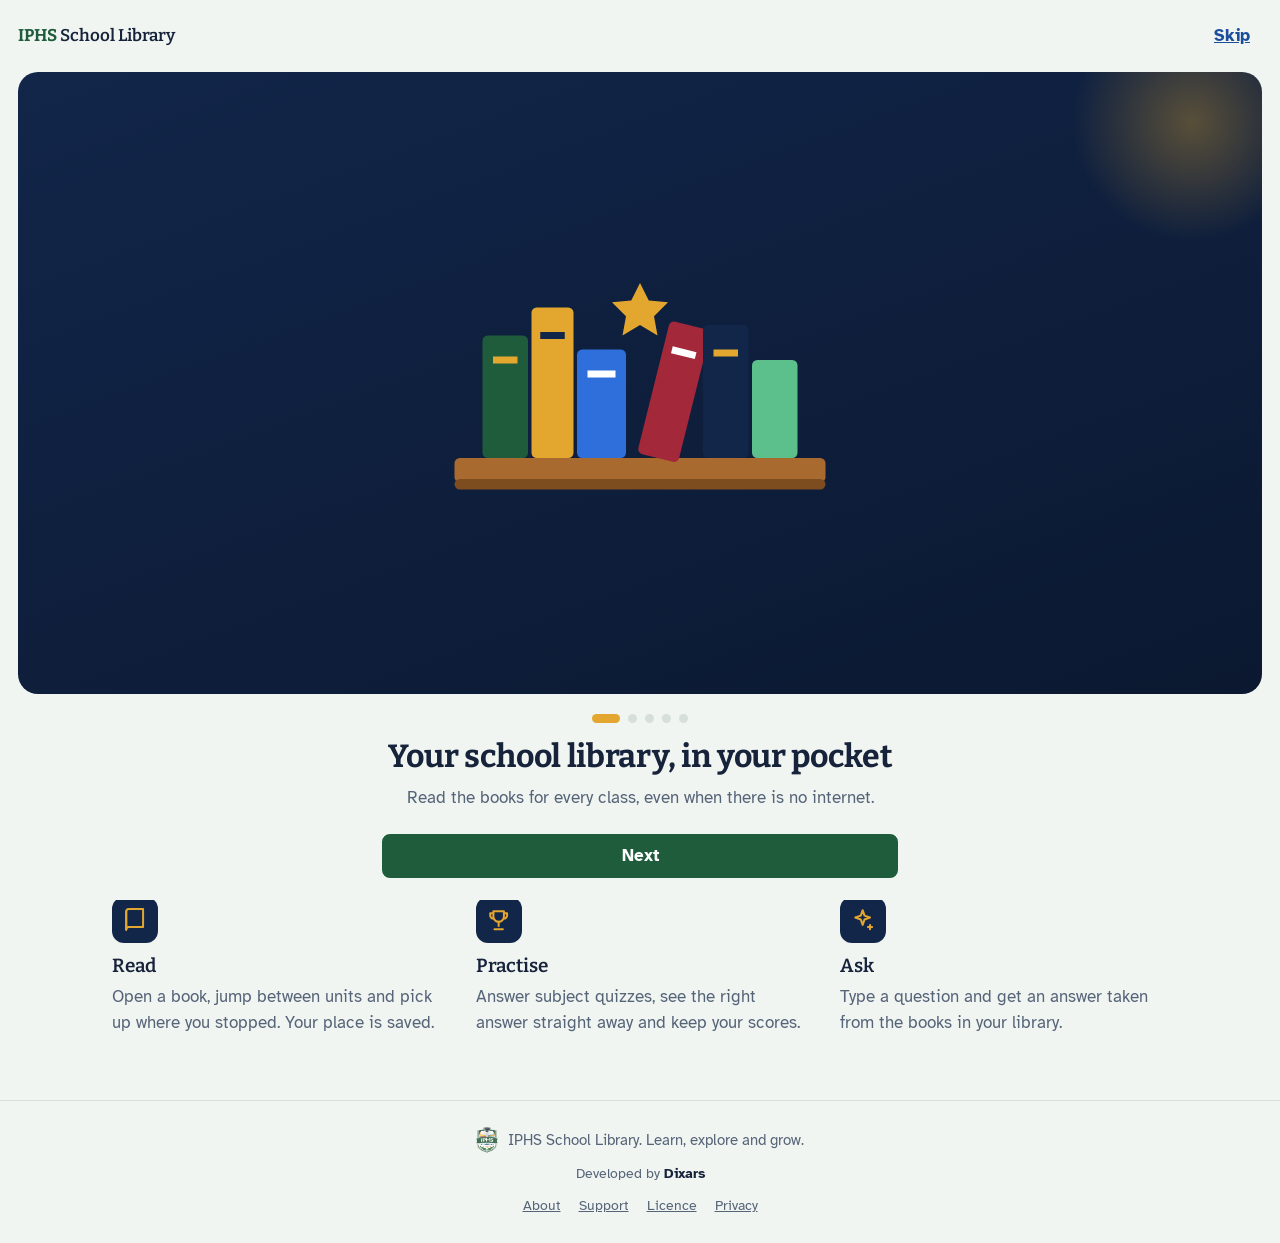
<file: index.src.html>
<!doctype html>
<html lang="en">
<head>
  <meta charset="utf-8">
  <meta name="viewport" content="width=device-width,height=device-height,initial-scale=1,minimum-scale=1,maximum-scale=1,user-scalable=no,viewport-fit=cover,interactive-widget=resizes-content">
  <meta name="theme-color" content="#12264a">
  <meta name="author" content="Dixars">
  <meta name="description" content="IPHS School Library: read school books, practise with quizzes and ask questions, even without internet.">
  <title>IPHS School Library</title>
  <link rel="icon" href="logo.png" type="image/png">
  <link rel="manifest" href="manifest.webmanifest">
  <link rel="apple-touch-icon" href="apple-touch-icon.png">
  <meta name="mobile-web-app-capable" content="yes">
  <meta name="apple-mobile-web-app-capable" content="yes">
  <meta name="apple-mobile-web-app-title" content="IPHS Library">
  <meta name="apple-mobile-web-app-status-bar-style" content="black-translucent">
  <link rel="preconnect" href="https://fonts.googleapis.com">
  <link rel="preconnect" href="https://fonts.gstatic.com" crossorigin>
  <link rel="stylesheet" href="https://fonts.googleapis.com/css2?family=Atkinson+Hyperlegible:ital,wght@0,400;0,700;1,400&family=Bitter:wght@500;600;700;800&display=swap">
  <link rel="stylesheet" href="styles.css">
</head>
<body>
  <a class="skip" href="#view">Skip to content</a>
  <header class="topbar">
    <button class="icon-btn on-dark" id="menuBtn" type="button" aria-label="Open menu" aria-expanded="false" aria-controls="drawer"></button>
    <a class="brand" href="#/" aria-label="IPHS School Library home">
      <img src="logo.png" alt="" width="34" height="40">
      <span class="brand-name"><b>IPHS</b> <span class="bn-rest">School Library</span></span>
    </a>
    <nav class="nav" id="nav" aria-label="Main"></nav>
    <div class="top-actions">
      <button class="icon-btn on-dark" id="themeBtn" type="button" aria-label="Switch theme"></button>
      <div id="account"></div>
    </div>
  </header>
  <div class="install-bar" id="installBar" hidden></div>
  <div class="drawer-scrim" id="drawerScrim" hidden></div>
  <aside class="drawer" id="drawer" aria-label="Menu" hidden>
    <div class="drawer-head"><strong>Menu</strong><button class="icon-btn" id="drawerClose" type="button" aria-label="Close menu"></button></div>
    <nav id="drawerNav" aria-label="Site menu"></nav>
  </aside>
  <div id="readbar" aria-hidden="true"></div>

  <main id="view" tabindex="-1">
    <noscript><div class="wrap"><p>IPHS School Library needs JavaScript. Please turn it on in your browser and reload this page.</p></div></noscript>
  </main>

  <footer class="footer">
    <img src="logo.png" alt="" width="22" height="26">
    <span>IPHS School Library. Learn, explore and grow.</span>
    <span class="footer-dev">Developed by <strong>Dixars</strong></span>
    <nav class="footer-links" aria-label="About and legal"><a href="#/about">About</a><a href="#/support">Support</a><a href="#/license">Licence</a><a href="#/privacy">Privacy</a></nav>
  </footer>
  <nav class="bottomnav" id="bottomnav" aria-label="Main (mobile)"></nav>
  <div class="sheet" id="dictSheet" role="dialog" aria-modal="true" aria-label="Dictionary" hidden><div class="sheet-card"><button class="icon-btn sheet-close" id="dictClose" type="button" data-act="dict-close" aria-label="Close dictionary"><svg class="ic" viewBox="0 0 24 24" aria-hidden="true"><path d="M6 6l12 12M18 6 6 18"/></svg></button><div id="dictSheetBody"></div></div></div>
  <div id="toast" role="status" aria-live="polite"></div>

  <script src="data.js"></script>
  <script src="guide.js"></script>
  <script src="app.js"></script>
</body>
</html>
</file>
<file: styles.css>
/* IPHS School Library
   Palette taken from the school's own artwork: sign navy, shield green, star gold, oak shelves. */
:root{
  --navy:#12264a; --navy-deep:#0b1830; --green:#1f5c3b; --gold:#e3a72f; --oak:#a96a2f; --oak-hi:#c68a4c;
  --bg:#f1f5f2; --surface:#ffffff; --surface-2:#e8eee9; --line:#d6dfd9; --text:#16233a; --muted:#566478;
  --primary:#1f5c3b; --primary-hover:#184a30; --on-primary:#ffffff; --link:#1b4f9c; --focus:#2f6fdc;
  --ok:#1f7a45; --ok-bg:#e1f3e8; --bad:#a3283a; --bad-bg:#fbe6e9;
  --plank:var(--oak); --plank-hi:var(--oak-hi);
  --font-body:"Atkinson Hyperlegible",system-ui,-apple-system,"Segoe UI",Roboto,sans-serif;
  --font-head:"Bitter","Rockwell","Georgia",serif;
  --r-sm:8px; --r:12px; --r-lg:20px;
  color-scheme:light;
}
:root[data-theme="dark"]{
  --bg:#0b1220; --surface:#141e30; --surface-2:#1b2740; --line:#26344f; --text:#e7edf7; --muted:#9db0c8;
  --primary:#5cc08c; --primary-hover:#79d1a1; --on-primary:#06210f; --link:#8db8ff; --focus:#8db8ff;
  --ok:#6fd49b; --ok-bg:#12301f; --bad:#ff93a1; --bad-bg:#3a1620; --plank:#6b4220; --plank-hi:#855630;
  color-scheme:dark;
}
*{box-sizing:border-box}
html{scroll-behavior:smooth}
@media (prefers-reduced-motion:reduce){html{scroll-behavior:auto}*{animation:none!important;transition:none!important}}
body{margin:0;background:var(--bg);color:var(--text);font:400 17px/1.55 var(--font-body);-webkit-font-smoothing:antialiased;min-height:100vh;display:flex;flex-direction:column}
h1,h2,h3{font-family:var(--font-head);line-height:1.2;margin:0;color:var(--text);letter-spacing:-.01em}
h1{font-size:clamp(30px,4.6vw,46px);font-weight:700}
h2{font-size:clamp(23px,3vw,29px);font-weight:700}
h3{font-size:19px;font-weight:600}
p{margin:0}
a{color:var(--link)}
button,input,select,textarea{font:inherit;color:inherit}
button{cursor:pointer}
img{max-width:100%}
.ic{width:1.15em;height:1.15em;fill:none;stroke:currentColor;stroke-width:1.9;stroke-linecap:round;stroke-linejoin:round;flex:none}
.sr{position:absolute;width:1px;height:1px;overflow:hidden;clip:rect(0 0 0 0);white-space:nowrap}
.skip{position:absolute;left:12px;top:-60px;background:var(--gold);color:#1a2238;padding:10px 16px;border-radius:var(--r-sm);z-index:100;font-weight:700}
.skip:focus{top:10px}
:focus-visible{outline:3px solid var(--focus);outline-offset:2px;border-radius:4px}
.muted{color:var(--muted)} .small{font-size:14px} .strong{font-weight:700;color:var(--text)}
.lead{font-size:19px;color:var(--muted);max-width:60ch;margin-top:8px}

/* ---------- top bar ---------- */
.topbar{position:sticky;top:0;z-index:30;display:flex;align-items:center;gap:20px;height:68px;padding:0 clamp(14px,3vw,36px);color:#fff;
  background:linear-gradient(rgba(11,24,48,.9),rgba(11,24,48,.9)),url("texture.jpg") center/cover,var(--navy);border-bottom:3px solid var(--gold)}
.brand{display:flex;align-items:center;gap:11px;color:#fff;text-decoration:none;white-space:nowrap}
.brand img{height:40px;width:auto;display:block}
.brand-name{font:500 18px var(--font-head)}.brand-name b{font-weight:800;letter-spacing:.01em}
.nav{display:flex;gap:2px;margin-left:12px;flex:1}
.nav a{display:flex;align-items:center;gap:8px;color:#d7e2f2;text-decoration:none;padding:9px 13px;border-radius:var(--r-sm);font-weight:700;font-size:15px}
.nav a:hover{background:rgba(255,255,255,.1);color:#fff}
.nav a.active{background:rgba(255,255,255,.16);color:#fff;box-shadow:inset 0 -3px 0 var(--gold)}
.top-actions{display:flex;align-items:center;gap:10px;margin-left:auto}
.icon-btn{display:inline-grid;place-items:center;width:42px;height:42px;border-radius:50%;border:1px solid var(--line);background:var(--surface);color:var(--text);transition:background .15s,border-color .15s}
.icon-btn:hover{border-color:var(--primary)}
.icon-btn.on-dark{background:transparent;border-color:rgba(255,255,255,.3);color:#fff}
.icon-btn.on-dark:hover{background:rgba(255,255,255,.12);border-color:#fff}
.account-chip{display:flex;align-items:center;gap:9px;color:#fff;text-decoration:none;font-weight:700;font-size:15px;padding:4px 14px 4px 4px;border:1px solid rgba(255,255,255,.3);border-radius:999px}
.account-chip:hover{background:rgba(255,255,255,.12)}
.account-chip.join{padding:9px 16px;background:var(--gold);color:#1a2238;border-color:var(--gold)}
.account-chip.join:hover{background:#f0b94a}
.avatar{display:grid;place-items:center;width:34px;height:34px;border-radius:50%;background:var(--gold);color:#1a2238;font:700 16px var(--font-head)}
#readbar{position:fixed;top:68px;left:0;height:4px;width:0;background:var(--gold);z-index:29;transition:width .1s linear}

/* ---------- layout ---------- */
main{flex:1}
.wrap{max-width:1120px;margin:0 auto;padding:36px clamp(16px,3vw,32px) 64px}
.wrap.wide{max-width:1000px}
.wrap.landing{padding-top:24px}
.page-head{margin-bottom:22px}
.block{margin-top:44px}.block.flush{margin-top:20px}
.block>h2,.block-head h2{margin-bottom:6px}
.block-head{display:flex;align-items:baseline;justify-content:space-between;gap:16px;margin-bottom:14px}
.block>.lead{margin:0 0 16px}
.block h2+*{margin-top:14px}
.crumbs{display:flex;flex-wrap:wrap;gap:8px;align-items:center;font-size:15px;color:var(--muted);margin-bottom:18px}
.crumbs a{color:var(--muted);text-decoration-thickness:1px}.crumbs a:hover{color:var(--text)}
.textlink{color:var(--link);font-weight:700;text-underline-offset:3px}
.textlink.back{display:inline-flex;align-items:center;gap:7px;text-decoration:none;margin-bottom:18px}
.panel{background:var(--surface);border:1px solid var(--line);border-radius:var(--r);padding:24px}
.panel h3{margin-bottom:6px}
.row-panel{display:flex;align-items:center;justify-content:space-between;gap:18px;flex-wrap:wrap}
.notice{padding:14px 18px;border-radius:var(--r);background:var(--surface-2);margin-bottom:18px}
.notice.warn{background:var(--bad-bg);color:var(--text);border:1px solid var(--bad)}
.empty-state{text-align:center;padding:48px 20px;background:var(--surface);border:1px dashed var(--line);border-radius:var(--r)}
.empty-state h3{margin-bottom:8px}.empty-state p{color:var(--muted);max-width:44ch;margin:0 auto 18px}
.empty{color:var(--muted)}

/* ---------- buttons ---------- */
.btn{display:inline-flex;align-items:center;justify-content:center;gap:8px;min-height:44px;padding:10px 20px;border:2px solid var(--primary);border-radius:var(--r-sm);background:var(--primary);color:var(--on-primary);font-weight:700;text-decoration:none;line-height:1.2;transition:background .15s,border-color .15s,transform .1s}
.btn:hover{background:var(--primary-hover);border-color:var(--primary-hover)}
.btn:active{transform:translateY(1px)}
.btn:disabled{opacity:.6;cursor:wait}
.btn.small{min-height:38px;padding:6px 14px;font-size:15px}
.btn.big{min-height:50px;padding:12px 26px;font-size:18px}
.btn.outline{background:transparent;color:var(--text);border-color:var(--line)}
.btn.outline:hover{background:var(--surface-2);border-color:var(--muted)}
.btn.outline.on{background:var(--ok-bg);border-color:var(--ok);color:var(--text)}
.btn.gold{background:var(--gold);border-color:var(--gold);color:#1a2238}.btn.gold:hover{background:#f0b94a;border-color:#f0b94a}
.btn.ghost-light{background:transparent;border-color:rgba(255,255,255,.55);color:#fff}.btn.ghost-light:hover{background:rgba(255,255,255,.14);border-color:#fff}
.btn.danger{background:transparent;border-color:var(--bad);color:var(--bad)}.btn.danger:hover{background:var(--bad-bg)}
.btn-row{display:flex;flex-wrap:wrap;gap:10px;margin-top:18px}.btn-row.center{justify-content:center}
.icon-btn.fav{width:38px;height:38px}
.icon-btn.fav.on{background:var(--bad-bg);border-color:var(--bad);color:var(--bad)}
.icon-btn.fav.on .ic{fill:currentColor}
.btn.outline.on .ic{fill:currentColor}

/* ---------- forms ---------- */
.searchbar{display:flex;align-items:center;gap:8px;background:var(--surface);border:2px solid var(--line);border-radius:var(--r);padding:5px 5px 5px 16px;max-width:640px}
.searchbar:focus-within{border-color:var(--focus)}
.searchbar>.ic{color:var(--muted)}
.searchbar input{flex:1;min-width:0;width:100%;border:0;background:transparent;font-size:17px;padding:10px 4px;outline:0}
.field{margin-top:18px}
.field label{display:block;font-weight:700;margin-bottom:6px}
.field input[type=text],.field input:not([type]),.field input[type=number],.field input[type=password],.field input[type=url]{width:100%;min-height:48px;padding:10px 14px;border:2px solid var(--line);border-radius:var(--r-sm);background:var(--surface);outline:0}
.field input:focus{border-color:var(--focus)}
.choices{display:flex;flex-wrap:wrap;gap:8px}
.choice input{position:absolute;opacity:0}
.choice span{display:inline-flex;align-items:center;min-height:46px;padding:8px 20px;border:2px solid var(--line);border-radius:999px;background:var(--surface);font-weight:700;cursor:pointer}
.choice input:checked+span{background:var(--primary);border-color:var(--primary);color:var(--on-primary)}
.choice input:focus-visible+span{outline:3px solid var(--focus);outline-offset:2px}
.form-error{color:var(--bad);font-weight:700;min-height:1.5em;margin-top:14px}
.seg{display:inline-flex;border:2px solid var(--line);border-radius:var(--r-sm);overflow:hidden;background:var(--surface)}
.seg button{display:inline-flex;align-items:center;gap:7px;border:0;background:transparent;padding:10px 18px;font-weight:700;min-height:44px}
.seg button.on{background:var(--primary);color:var(--on-primary)}

/* ---------- landing ---------- */
.hero{display:grid;grid-template-columns:minmax(0,1.05fr) minmax(0,.95fr);border-radius:28px;overflow:hidden;min-height:440px;background:var(--navy);color:#fff}
.hero-copy{min-width:0;padding:clamp(28px,5vw,56px);display:flex;flex-direction:column;justify-content:center;gap:18px;
  background:linear-gradient(rgba(14,30,58,.93),rgba(14,30,58,.93)),url("texture.jpg") center/cover}
.hero h1{color:#fff;font-size:clamp(32px,4.6vw,50px);line-height:1.1}
.hero-copy>p{font-size:19px;color:#d3dff1;max-width:48ch}
.hero .searchbar{border-color:transparent;color:var(--text)}
.hero .searchbar .btn{background:var(--navy);border-color:var(--navy)}
.hero-cta{display:flex;flex-wrap:wrap;gap:12px;margin-top:4px}
.hero-art{background:url("front.jpg") 18% center/cover;min-height:260px}
.chip-groups{display:grid;gap:18px}
.chip-group{display:flex;align-items:center;gap:14px;flex-wrap:wrap}
.chip-group-label{width:90px;font-weight:700;color:var(--muted)}
.chips{display:flex;flex-wrap:wrap;gap:8px}
.chip{display:inline-flex;align-items:center;min-height:42px;padding:6px 18px;border:2px solid var(--line);border-radius:999px;background:var(--surface);color:var(--text);font-weight:700;text-decoration:none;transition:border-color .15s,background .15s}
.chip:hover{border-color:var(--primary);background:var(--surface-2)}
.btn-chip{text-align:left;cursor:pointer;font-weight:400;padding:8px 16px;line-height:1.3}
.three{display:grid;grid-template-columns:repeat(3,1fr);gap:36px}
.three h3{margin:12px 0 6px}.three p{color:var(--muted)}
.mark{display:inline-grid;place-items:center;width:46px;height:46px;border-radius:12px;background:var(--navy);color:var(--gold);font-size:22px}
:root[data-theme="dark"] .mark{background:var(--surface-2)}

/* ---------- home ---------- */
.home-grid{display:grid;grid-template-columns:minmax(0,1.5fr) minmax(0,1fr);gap:20px;margin-top:26px}
.continue{display:flex;gap:22px;align-items:center}
.continue h3{margin-bottom:4px}
.continue .meter{margin:10px 0 16px;max-width:320px}
.empty-cont{min-height:150px}
.stat-panel{display:grid;gap:12px;align-content:start}
.stat-line{display:flex;align-items:baseline;gap:10px;flex-wrap:wrap}
.stat-num,.big-num{font:700 34px/1 var(--font-head)}.stat-num small,.big-num small,.huge small{font:400 16px var(--font-body);color:var(--muted)}
.big-num{font-size:44px;margin:8px 0 12px}
.badge-line{display:flex;align-items:center;gap:8px;font-weight:700}.badge-line .ic{color:var(--gold);width:1.4em;height:1.4em}
.meter{height:10px;border-radius:99px;background:var(--surface-2);overflow:hidden;border:1px solid var(--line)}
.meter span{display:block;height:100%;background:var(--primary);border-radius:99px;transition:width .35s}
.meter.slim{height:7px}
.top-stats{display:grid;grid-template-columns:repeat(3,1fr);gap:16px}

/* ---------- library: tabs + shelf ---------- */
.tabs{display:flex;flex-wrap:wrap;gap:12px 34px;margin-bottom:30px}
.tabgroup{display:flex;flex-direction:column;gap:6px}
.tabgroup-label{font-weight:700;color:var(--muted);font-size:15px}
.tabrow{display:flex;gap:6px;flex-wrap:wrap}
.tab{position:relative;display:inline-flex;align-items:center;min-height:42px;padding:6px 15px;border:2px solid var(--line);border-radius:10px 10px 4px 4px;background:var(--surface);color:var(--text);font-weight:700;text-decoration:none}
.tab:hover{border-color:var(--primary)}
.tab.active{background:var(--navy);border-color:var(--navy);color:#fff}
:root[data-theme="dark"] .tab.active{background:var(--primary);border-color:var(--primary);color:var(--on-primary)}
.tab.has::after{content:"";position:absolute;top:5px;right:5px;width:8px;height:8px;border-radius:50%;background:var(--gold)}

.shelf{--row:318px;display:grid;grid-template-columns:repeat(auto-fill,86px);justify-content:start;gap:0 14px;grid-auto-rows:var(--row);padding:0 22px;
  border-radius:6px;background:repeating-linear-gradient(to bottom,transparent 0,transparent calc(var(--row) - 20px),var(--plank-hi) calc(var(--row) - 20px),var(--plank-hi) calc(var(--row) - 16px),var(--plank) calc(var(--row) - 16px),var(--plank) var(--row))}
.spine{--c:#1d3a6e;position:relative;align-self:end;margin-bottom:20px;width:86px;height:var(--h);display:flex;flex-direction:column;align-items:center;justify-content:space-between;padding:20px 8px 12px;
  background:var(--c);color:#fff;text-decoration:none;border-radius:4px 4px 2px 2px;
  box-shadow:inset -7px 0 9px rgba(0,0,0,.2),inset 3px 0 0 rgba(255,255,255,.14),0 2px 3px rgba(0,0,0,.2);transition:transform .2s ease,box-shadow .2s ease}
.spine::before,.spine::after{content:"";position:absolute;left:0;right:0;height:5px;background:var(--gold);opacity:.9}
.spine::before{top:9px}.spine::after{bottom:44px}
.spine:hover,.spine:focus-visible{transform:translateY(-14px);box-shadow:inset -7px 0 9px rgba(0,0,0,.2),inset 3px 0 0 rgba(255,255,255,.14),0 14px 14px rgba(0,0,0,.28)}
.spine-title{writing-mode:vertical-rl;max-height:calc(var(--h) - 90px);font:600 16px/1.15 var(--font-head);text-align:left;margin-top:8px;overflow:hidden}
.spine-count{display:grid;place-items:center;width:30px;height:30px;border-radius:50%;background:#fff;color:#1a2238;font:700 15px var(--font-body)}
.spine.none{filter:saturate(.45);opacity:.7}
.spine.none .spine-count{background:transparent;color:#fff;opacity:.8}
.shelf-note{margin-top:18px;color:var(--muted);font-size:15px}

/* ---------- books ---------- */
.cover-grid{display:grid;grid-template-columns:repeat(auto-fill,minmax(210px,1fr));gap:22px}
.book{display:flex;flex-direction:column;background:var(--surface);border:1px solid var(--line);border-radius:var(--r);overflow:hidden}
.book-cover{--c:#1d3a6e;position:relative;display:flex;flex-direction:column;justify-content:space-between;min-height:170px;padding:22px 20px 16px 30px;background:var(--c);color:#fff;text-decoration:none;
  box-shadow:inset 12px 0 0 rgba(0,0,0,.18),inset 14px 0 0 var(--gold)}
.book-cover::after{content:"";position:absolute;inset:0;background:linear-gradient(120deg,rgba(255,255,255,.12),transparent 50%);pointer-events:none}
.book-cover-title{font:700 24px/1.15 var(--font-head)}
.book-cover-grade{font-size:15px;opacity:.9}
.book-cover.small{min-height:130px;width:110px;flex:none;padding:14px 10px 12px 24px;border-radius:var(--r-sm);box-shadow:inset 8px 0 0 rgba(0,0,0,.18),inset 10px 0 0 var(--gold)}
.book-cover.small .book-cover-title{font-size:17px}
.book-body{padding:16px;display:grid;gap:10px}
.book-actions{display:flex;align-items:center;justify-content:space-between;margin-top:2px}
.tags{display:flex;flex-wrap:wrap;gap:6px}
.tag{display:inline-block;font-size:14px;font-weight:700;padding:2px 11px;border-radius:999px;background:var(--surface-2);color:var(--text)}
.status{display:inline-flex;align-items:center;gap:6px;font-size:15px;font-weight:700;color:var(--muted)}
.status.done{color:var(--ok)}.status.quiet{font-weight:400}

/* ---------- reader ---------- */
.reader-layout{display:grid;grid-template-columns:250px minmax(0,1fr);gap:28px;align-items:start}
.units{position:sticky;top:92px;background:var(--surface);border:1px solid var(--line);border-radius:var(--r);padding:18px}
.units h3{margin-bottom:10px}
.units ol{list-style:none;margin:0;padding:0;display:grid;gap:2px}
.units button{width:100%;text-align:left;border:0;background:transparent;padding:9px 11px;border-radius:var(--r-sm);font-weight:700;border-left:4px solid transparent;color:var(--text)}
.units button:hover{background:var(--surface-2)}
.units button.active{background:var(--surface-2);border-left-color:var(--gold)}
.paper{background:var(--surface);border:1px solid var(--line);border-radius:var(--r);padding:clamp(22px,4vw,48px)}
.paper{overflow-wrap:anywhere}.paper p,.paper li{overflow-wrap:anywhere}
.paper-head{display:grid;gap:12px;padding-bottom:22px;border-bottom:1px solid var(--line);margin-bottom:8px}
.reader-actions{display:flex;flex-wrap:wrap;gap:8px}
.prose{font-size:19px;line-height:1.75;max-width:66ch}
.prose h2{font-size:27px;margin:40px 0 12px;padding-top:26px;border-top:4px solid var(--gold);scroll-margin-top:96px}
.prose h2:first-child{margin-top:20px;border-top:0;padding-top:0}
.prose h3{font-size:21px;margin:28px 0 8px;color:var(--primary)}
.prose p{margin:0 0 14px}
.prose ul,.prose ol{padding-left:1.3em;margin:0 0 16px}.prose li{margin:5px 0;padding-left:4px}
.prose li::marker{color:var(--primary);font-weight:700}
.paper-foot{margin-top:36px;padding-top:24px;border-top:1px solid var(--line)}
.finish-msg{display:flex;align-items:center;gap:8px;font-weight:700;margin-bottom:12px}
.finish-msg .ic{color:var(--ok)}

/* ---------- lists / progress ---------- */
.rows{display:grid;border:1px solid var(--line);border-radius:var(--r);background:var(--surface);overflow:hidden}
.row{display:flex;align-items:center;gap:14px;padding:14px 18px;border-bottom:1px solid var(--line)}
.row:last-child{border-bottom:0}.row>div:first-child{flex:1;min-width:0}
.row a.strong{text-decoration:none}.row a.strong:hover{text-decoration:underline}
.score-pill{font:700 17px var(--font-head);padding:4px 14px;border-radius:999px;background:var(--surface-2)}
.ladder{list-style:none;margin:16px 0;padding:0;display:grid;gap:0}
.ladder li{display:flex;gap:14px;align-items:center;padding:12px 0 12px 2px;position:relative}
.ladder li div{display:grid}
.ladder li:not(:last-child)::before{content:"";position:absolute;left:15px;top:44px;bottom:-12px;width:2px;background:var(--line)}
.ladder-dot{display:grid;place-items:center;width:30px;height:30px;border-radius:50%;border:2px solid var(--line);background:var(--surface);color:#fff;flex:none;z-index:1}
.ladder li.past .ladder-dot,.ladder li.now .ladder-dot{background:var(--primary);border-color:var(--primary);color:var(--on-primary)}
.ladder li.now .ladder-dot{box-shadow:0 0 0 4px rgba(227,167,47,.45)}
.ladder li:not(.past):not(.now) strong{color:var(--muted)}

/* ---------- profile / register ---------- */
.profile-layout{display:grid;grid-template-columns:minmax(0,440px) 1fr;gap:28px;align-items:start}
.libcard{position:relative;color:#fff;border-radius:18px;padding:26px 26px 22px;width:100%;display:flex;flex-direction:column;justify-content:space-between;min-height:240px;
  background:linear-gradient(rgba(14,30,58,.9),rgba(14,30,58,.93)),url("texture.jpg") center/cover;border-left:14px solid var(--green);box-shadow:0 10px 26px rgba(8,18,40,.28)}
.libcard::after{content:"";position:absolute;left:0;right:0;top:78px;height:4px;background:var(--gold)}
.libcard-top{display:flex;align-items:center;gap:12px}.libcard-top strong{display:block;font:700 18px var(--font-head)}.libcard-top span{font-size:14px;color:#c4d3ea}
.libcard-name{font:700 clamp(24px,3.6vw,30px)/1.1 var(--font-head);margin-top:20px;overflow-wrap:anywhere}
.libcard-grid{display:grid;grid-template-columns:repeat(4,auto);gap:6px 20px;margin:12px 0 0;justify-content:start}
.libcard-grid div{display:grid}.libcard-grid dt{font-size:13px;color:#b8c8e2}.libcard-grid dd{margin:0;font-weight:700}
.libcard-no{font:600 15px/1 ui-monospace,Menlo,Consolas,monospace;letter-spacing:.14em;color:var(--gold);margin-top:14px}
.register{display:grid;grid-template-columns:.9fr 1.1fr;border-radius:24px;overflow:hidden;background:var(--surface);border:1px solid var(--line)}
.register-art{display:flex;align-items:flex-end;padding:30px;color:#fff;min-height:560px;background:linear-gradient(180deg,rgba(11,24,48,.1) 25%,rgba(11,24,48,.88)),url("library.jpg") 42% center/cover}
.register-art h2{color:#fff;margin-bottom:8px}.register-art p{color:#e1eaf7}
.register-form{padding:clamp(24px,4vw,44px)}
.register-form h1{font-size:clamp(28px,3.4vw,36px);margin-bottom:6px}

/* ---------- ask AI ---------- */
.chat{padding:0;overflow:hidden;max-width:820px}
.chat-log{display:flex;flex-direction:column;gap:14px;padding:22px;min-height:240px;max-height:56vh;overflow-y:auto}
.chat-empty{margin:auto;text-align:center;color:var(--muted);max-width:40ch}
.msg{max-width:85%;padding:12px 16px;border-radius:16px;white-space:pre-wrap;overflow-wrap:anywhere}
.msg.me{align-self:flex-end;background:var(--navy);color:#fff;border-bottom-right-radius:4px}
:root[data-theme="dark"] .msg.me{background:var(--primary);color:var(--on-primary)}
.msg.ai{align-self:flex-start;background:var(--surface-2);border-bottom-left-radius:4px}
.msg.pending p::after{content:"...";animation:dots 1.2s steps(4,end) infinite}
@keyframes dots{0%{content:""}25%{content:"."}50%{content:".."}75%,100%{content:"..."}}
.msg .src,.msg .note{display:block;margin-top:8px;font-size:14px;color:var(--muted);white-space:normal}
.suggest{display:flex;flex-wrap:wrap;align-items:center;gap:8px;padding:0 22px 14px}
.chat-form{display:flex;gap:10px;padding:14px 22px;border-top:1px solid var(--line);align-items:flex-end}
.chat-form textarea{flex:1;resize:vertical;min-height:50px;max-height:160px;padding:11px 14px;border:2px solid var(--line);border-radius:var(--r-sm);background:var(--surface);outline:0}
.chat-form textarea:focus{border-color:var(--focus)}
.chat-mode{padding:0 22px 16px}

/* ---------- settings ---------- */
.wrap>.panel+.panel{margin-top:16px}
.setting{display:flex;align-items:center;justify-content:space-between;gap:20px;flex-wrap:wrap}
.setting.nopad{padding:0}
.ai-form{margin-top:10px;padding-top:6px;border-top:1px solid var(--line);max-width:560px}
.ai-form.dim{opacity:.6}

/* ---------- quiz ---------- */
.quiz{max-width:720px;margin:0 auto}
.quiz-meta{display:flex;justify-content:space-between;gap:12px;color:var(--muted);font-weight:700;margin-bottom:10px;flex-wrap:wrap}
.q{font-size:clamp(25px,3.6vw,32px);margin:26px 0 22px}
.opts{display:grid;gap:12px}
.opt{display:flex;align-items:center;gap:16px;text-align:left;min-height:62px;padding:12px 18px;background:var(--surface);border:2px solid var(--line);border-radius:var(--r);font-size:18px;transition:border-color .15s,background .15s}
.opt:hover:not(:disabled){border-color:var(--primary);background:var(--surface-2)}
.opt .key{display:grid;place-items:center;flex:none;width:34px;height:34px;border-radius:8px;background:var(--surface-2);font:700 16px var(--font-head)}
.opt:disabled{cursor:default;color:var(--text)}
.opt.right{background:var(--ok-bg);border-color:var(--ok)}.opt.right .key{background:var(--ok);color:#fff}
.opt.wrong{background:var(--bad-bg);border-color:var(--bad)}.opt.wrong .key{background:var(--bad);color:#fff}
.quiz-foot{margin-top:20px;display:grid;gap:14px;justify-items:start}
.fb{font-weight:700;font-size:18px}.fb.ok{color:var(--ok)}.fb.no{color:var(--bad)}
.center{text-align:center}.panel.center{padding:40px 24px}
.huge{font:800 72px/1 var(--font-head);margin:18px 0}.huge small{font-size:24px}
.quiz.result .meter{max-width:320px;margin:0 auto 18px}

/* ---------- misc chrome ---------- */
.footer{display:flex;align-items:center;justify-content:center;gap:10px;padding:26px 16px;color:var(--muted);font-size:15px;border-top:1px solid var(--line)}
.footer{flex-wrap:wrap;text-align:center}
.footer-dev{flex-basis:100%;font-size:14px}
.footer-dev strong{color:var(--text)}
.footer img{height:26px;width:auto;opacity:.85}
.bottomnav{display:none}
#toast{position:fixed;left:50%;bottom:28px;transform:translate(-50%,20px);background:var(--navy-deep);color:#fff;padding:12px 22px;border-radius:999px;font-weight:700;box-shadow:0 8px 24px rgba(0,0,0,.3);opacity:0;pointer-events:none;transition:opacity .2s,transform .2s;z-index:60;max-width:90vw;text-align:center}
#toast.show{opacity:1;transform:translate(-50%,0)}

/* ---------- tablet / mobile ---------- */
@media (max-width:980px){
  .nav a span{display:none}.nav a{padding:10px 12px}.nav a .ic{width:1.4em;height:1.4em}
  .home-grid,.profile-layout,.reader-layout{grid-template-columns:minmax(0,1fr)}
  .units{position:static}.units ol{display:flex;flex-wrap:wrap;gap:6px}.units button{border:2px solid var(--line);border-radius:999px;padding:6px 14px}.units button.active{border-color:var(--gold)}
  .top-stats{grid-template-columns:minmax(0,1fr)}
  .three{grid-template-columns:minmax(0,1fr);gap:26px}
}
@media (max-width:760px){
  body{font-size:16px;padding-bottom:70px}
  .topbar{height:60px}#readbar{top:60px}
  .nav{display:none}
  .brand img{height:34px}.brand-name{font-size:16px}
  .brand-name{font-size:15px}.top-actions{gap:8px}
  .account-name{display:none}.account-chip{padding:3px}.account-chip.join{padding:0;width:42px;height:42px;justify-content:center}.account-chip.join span{display:none}.account-chip.join .ic{width:1.35em;height:1.35em}
  .bottomnav{display:grid;grid-template-columns:repeat(5,1fr);position:fixed;left:0;right:0;bottom:0;z-index:40;background:var(--navy-deep);border-top:3px solid var(--gold);padding-bottom:env(safe-area-inset-bottom)}
  .bottomnav a{display:flex;flex-direction:column;align-items:center;gap:2px;padding:9px 2px 8px;color:#b9c8e0;text-decoration:none;font-size:12px;font-weight:700}
  .bottomnav a .ic{width:1.6em;height:1.6em}.bottomnav a.active{color:#fff;box-shadow:inset 0 3px 0 var(--gold)}
  #toast{bottom:84px}
  .hero{grid-template-columns:minmax(0,1fr);border-radius:20px}.hero-art{order:-1;min-height:170px}
  .hero-copy{padding:26px 20px}.hero .searchbar .btn{display:none}
  .chip-group-label{width:100%}
  .register{grid-template-columns:minmax(0,1fr)}.register-art{min-height:200px}
  .libcard-grid{grid-template-columns:repeat(2,auto)}
  .continue{flex-direction:column;align-items:flex-start}
  .wrap{padding-top:24px}
  .prose{font-size:18px}
  .msg{max-width:94%}
  .chat-form{flex-direction:column;align-items:stretch}.chat-form .btn{width:100%}
  /* shelf becomes a stack of books lying flat */
  .shelf{display:grid;grid-template-columns:1fr;grid-auto-rows:auto;gap:8px;padding:0;background:none;border-radius:0}
  .spine{width:100%;height:auto;min-height:62px;margin:0;flex-direction:row;align-items:center;padding:10px 14px 10px 26px;border-radius:6px;box-shadow:inset 10px 0 0 rgba(0,0,0,.18),inset 0 -4px 0 var(--gold)}
  .spine::before,.spine::after{display:none}
  .spine:hover,.spine:focus-visible{transform:none}
  .spine-title{writing-mode:horizontal-tb;max-height:none;margin:0;font-size:17px}
}

/* ---------- class screen + guide ---------- */
.class-head{display:flex;justify-content:space-between;align-items:flex-end;gap:20px;flex-wrap:wrap;margin-bottom:24px}
.class-head .lead{margin-top:6px}
.stage-tag{display:inline-block;margin-bottom:10px;padding:3px 14px;border-radius:999px;background:var(--navy);color:#fff;font-size:15px;font-weight:700}
:root[data-theme="dark"] .stage-tag{background:var(--primary);color:var(--on-primary)}
.glance{display:flex;gap:10px;margin:0}
.glance div{display:flex;flex-direction:column-reverse;align-items:center;min-width:96px;padding:10px 16px;background:var(--surface);border:1px solid var(--line);border-radius:var(--r);text-align:center}
.glance dd{margin:0;font:700 28px/1.1 var(--font-head)}
.glance dt{font-size:14px;color:var(--muted)}
.guide{margin-top:52px;padding-top:30px;border-top:4px solid var(--gold)}
.guide-head{display:flex;justify-content:space-between;align-items:flex-end;gap:16px;flex-wrap:wrap;margin-bottom:18px}
.guide-head h2{margin-bottom:4px}
.guide-grid{display:grid;grid-template-columns:minmax(0,1fr) minmax(0,1.55fr);gap:18px;margin-bottom:18px;align-items:start}
.guide-grid.even{grid-template-columns:repeat(2,minmax(0,1fr))}
.about h4{margin:18px 0 8px;font:700 16px var(--font-body)}
.about p{color:var(--muted)}
.ticks{list-style:none;margin:0;padding:0;display:grid;gap:9px}
.ticks li{position:relative;padding-left:26px}
.ticks li::before{content:"";position:absolute;left:3px;top:.55em;width:11px;height:6px;border-left:3px solid var(--primary);border-bottom:3px solid var(--primary);transform:rotate(-45deg) translateY(-50%)}
.hint-grid{display:grid;grid-template-columns:repeat(2,minmax(0,1fr));gap:12px;margin-top:14px}
.hint{display:grid;grid-template-columns:auto 1fr;gap:12px;padding:14px;background:var(--surface-2);border-radius:10px;border-left:5px solid var(--gold)}
.hint-ic{display:grid;place-items:center;width:34px;height:34px;border-radius:50%;background:var(--navy);color:var(--gold);font-size:17px}
:root[data-theme="dark"] .hint-ic{background:var(--surface);}
.hint strong{display:block;line-height:1.25;margin-bottom:3px}
.hint p{color:var(--muted);font-size:15px;line-height:1.45}
.routine{margin-bottom:18px}
.routine-head{display:flex;justify-content:space-between;align-items:baseline;gap:12px;flex-wrap:wrap;margin-bottom:14px}
.steps{counter-reset:step;list-style:none;margin:0;padding:0;display:grid;grid-template-columns:repeat(auto-fit,minmax(150px,1fr));gap:12px}
.steps li{counter-increment:step;position:relative;padding:14px 14px 14px;border:1px solid var(--line);border-radius:12px;background:var(--surface)}
.steps li::before{content:counter(step);display:grid;place-items:center;width:30px;height:30px;margin-bottom:10px;border-radius:50%;background:var(--navy);color:#fff;font:700 15px var(--font-head)}
:root[data-theme="dark"] .steps li::before{background:var(--primary);color:var(--on-primary)}
.steps .time{position:absolute;top:16px;right:14px;display:inline-flex;align-items:center;gap:4px;font-size:13px;font-weight:700;color:var(--muted)}
.steps strong{display:block;font:700 18px var(--font-head);margin-bottom:4px}
.steps p{color:var(--muted);font-size:15px;line-height:1.45}
.hint-subs{display:grid;gap:8px;margin-top:12px}
.hint-sub{border:1px solid var(--line);border-radius:10px;background:var(--surface)}
.hint-sub summary{display:flex;align-items:center;justify-content:space-between;gap:10px;padding:11px 14px;font-weight:700;cursor:pointer;list-style:none}
.hint-sub summary::-webkit-details-marker{display:none}
.hint-sub summary::after{content:"";width:9px;height:9px;margin-left:6px;border-right:3px solid var(--muted);border-bottom:3px solid var(--muted);transform:rotate(45deg);transition:transform .15s;flex:none}
.hint-sub[open] summary::after{transform:rotate(-135deg)}
.hint-sub summary span:first-child{flex:1}
.hint-sub[open]{background:var(--surface-2)}
.hint-sub ul{margin:0;padding:0 16px 8px 34px;display:grid;gap:7px}
.hint-sub a{display:inline-block;margin:4px 16px 12px}
.install-banner{display:flex;align-items:center;justify-content:space-between;gap:16px;flex-wrap:wrap;margin-top:22px;border-left:5px solid var(--gold)}
@media (max-width:980px){.guide-grid,.guide-grid.even{grid-template-columns:minmax(0,1fr)}}
@media (max-width:760px){.hint-grid{grid-template-columns:minmax(0,1fr)}.steps{grid-template-columns:minmax(0,1fr)}.glance{width:100%}.glance div{flex:1;min-width:0;padding:10px 6px}.guide{margin-top:40px}.steps .time{top:14px}}

/* ---------- class screen: stages, subject groups ---------- */
.stagebar{list-style:none;display:flex;gap:10px;margin:0 0 26px;padding:0;flex-wrap:wrap}
.stagebar li{flex:1 1 220px;max-width:360px}
.stagebar a{display:grid;gap:2px;padding:12px 16px;border:2px solid var(--line);border-radius:var(--r);background:var(--surface);color:var(--text);text-decoration:none}
.stagebar a:hover{border-color:var(--primary)}
.stagebar span{font-size:14px;color:var(--muted)}
.stagebar .now a{border-color:var(--gold);background:var(--surface-2);box-shadow:inset 0 -4px 0 var(--gold)}
.exam-note{display:flex;align-items:center;gap:12px;margin:0 0 26px;padding:14px 18px;border-radius:var(--r);background:var(--surface);border:1px solid var(--gold);border-left-width:6px;font-weight:700}
.exam-note .ic{color:var(--gold);width:1.5em;height:1.5em}
.subj-head{margin-bottom:16px}
.subj-empty{margin:0 0 16px}
.seg.small button{min-height:38px;padding:6px 16px;font-size:15px}
.subj-groups{display:grid;grid-template-columns:repeat(2,minmax(0,1fr));gap:30px 28px;align-items:start}
.subj-group h3{margin-bottom:10px}
.subj-list{display:grid;gap:10px}
.subj{--c:#1d3a6e;display:flex;align-items:stretch;gap:0;background:var(--surface);border:1px solid var(--line);border-radius:var(--r);overflow:hidden;color:var(--text);text-decoration:none;transition:border-color .15s,transform .15s}
.subj:hover{border-color:var(--primary);transform:translateY(-2px)}
.subj-bar{flex:none;width:12px;background:var(--c);box-shadow:inset -3px 0 0 var(--gold)}
.subj-main{flex:1;min-width:0;padding:14px 16px;display:grid;gap:7px}
.subj-main strong{font:700 19px/1.2 var(--font-head)}
.subj-hint{font-size:15px;line-height:1.45;color:var(--muted)}
.subj-go{display:grid;place-items:center;flex:none;width:46px;color:var(--primary)}
.subj-go .flip{transform:rotate(180deg)}
.subj.none{background:transparent;border-style:dashed}
.subj.none .subj-bar{opacity:.5}
.tag.on{background:var(--ok-bg);color:var(--ok)}
.tag.quiet{background:transparent;border:1px dashed var(--line);color:var(--muted);font-weight:400}
@media (max-width:980px){.subj-groups{grid-template-columns:minmax(0,1fr)}}

/* ---------- dictionary ---------- */
.dict{margin-top:22px;max-width:820px}
.dict-entry,.dict-note{background:var(--surface);border:1px solid var(--line);border-left:6px solid var(--gold);border-radius:var(--r);padding:clamp(18px,3vw,30px)}
.dict-head{display:flex;justify-content:space-between;align-items:flex-start;gap:14px}
.dict-word{font-size:clamp(30px,4.5vw,40px);overflow-wrap:anywhere}
.dict-phon{display:block;color:var(--muted);font-size:18px;margin-top:2px}
.dict-count{margin:8px 0 4px}
.dict-pos{margin-top:18px}
.dict-pos h3{font:italic 700 20px var(--font-head);color:var(--primary);padding-bottom:6px;border-bottom:1px solid var(--line)}
.dict-pos ol{margin:10px 0 0;padding-left:1.5em;display:grid;gap:12px}
.dict-pos li::marker{font-weight:700;color:var(--muted)}
.dict-pos li p{max-width:70ch}
.dict-ex{margin-top:4px;padding-left:12px;border-left:3px solid var(--line);color:var(--muted);font-style:italic}
.dict-syn{margin-top:4px;font-size:15px;color:var(--muted)}
.dict-syn.all{margin-top:20px}
.dict-entry footer{margin-top:18px}
.dict-note p{color:var(--muted);margin-top:6px}
.read-tip{margin-top:-2px}
.sheet{position:fixed;inset:0;z-index:80;display:flex;align-items:center;justify-content:center;padding:16px;background:rgba(8,16,32,.55)}
.sheet[hidden]{display:none}
.sheet-card{position:relative;width:min(680px,100%);max-height:82vh;overflow-y:auto;border-radius:var(--r-lg);background:var(--bg);padding:12px 12px 16px;box-shadow:0 18px 48px rgba(0,0,0,.4)}
.sheet-card .dict-entry,.sheet-card .dict-note{margin-top:34px}
.sheet-card>p,.sheet-card #dictSheetBody>p{padding:40px 14px 14px}
.sheet-close{position:absolute;top:10px;right:10px;z-index:1}
@media (max-width:760px){.sheet{align-items:flex-end;padding:0}.sheet-card{border-radius:var(--r-lg) var(--r-lg) 0 0;max-height:86vh}}

/* ---------- read-aloud player ---------- */
.prose .speaking{background:rgba(227,167,47,.26);border-radius:6px;box-shadow:0 0 0 6px rgba(227,167,47,.26)}
.player{position:fixed;left:0;right:0;bottom:0;z-index:45;padding:10px clamp(12px,3vw,32px) calc(10px + env(safe-area-inset-bottom));background:var(--navy-deep);color:#fff;border-top:3px solid var(--gold);box-shadow:0 -8px 24px rgba(0,0,0,.25)}
.player[hidden]{display:none}
.player-row{display:flex;align-items:center;gap:10px;max-width:1120px;margin:0 auto}
.player-row.opts{margin-top:8px;gap:18px;font-size:14px;color:#c9d6ea;flex-wrap:wrap}
.player .icon-btn{background:transparent;border-color:rgba(255,255,255,.35);color:#fff;flex:none}
.player .icon-btn:hover{background:rgba(255,255,255,.14)}
.player-play{min-width:116px;background:var(--gold);border-color:var(--gold);color:#1a2238}
.player-play:hover{background:#f0b94a;border-color:#f0b94a}
.player-info{flex:1;min-width:0;display:grid;gap:6px}
.player-info strong{font-size:15px}
.player .meter{background:rgba(255,255,255,.18);border-color:transparent}
.player .meter span{background:var(--gold)}
.player select{max-width:200px;min-height:36px;padding:4px 8px;border-radius:8px;border:1px solid rgba(255,255,255,.35);background:#12264a;color:#fff;margin-left:6px}
.wrap.player-on{padding-bottom:150px}
@media (max-width:760px){.player{bottom:calc(64px + env(safe-area-inset-bottom));padding-bottom:10px}.player-play{min-width:0}.player-info strong{font-size:14px}.player select{max-width:140px}.wrap.player-on{padding-bottom:230px}}
@media print{.player,.topbar,.bottomnav,.footer,.units,.reader-actions,.paper-foot,#readbar{display:none!important}.paper{border:0;padding:0}}

/* ---------- teacher results ---------- */
.field select,.filter select{width:100%;min-height:48px;padding:10px 12px;border:2px solid var(--line);border-radius:var(--r-sm);background:var(--surface);outline:0}
.field textarea{width:100%;padding:10px 14px;border:2px solid var(--line);border-radius:var(--r-sm);background:var(--surface);outline:0;resize:vertical}
.field select:focus,.field textarea:focus,.filter select:focus{border-color:var(--focus)}
.narrow{max-width:640px}
.two-col{display:grid;grid-template-columns:minmax(0,1fr) minmax(0,1fr);gap:0 16px}
.toolbar{display:flex;flex-wrap:wrap;gap:10px;align-items:center;margin:18px 0}
.narrow .toolbar{margin-bottom:0}
.small-note{font-size:14px;margin-top:10px}
.print-only{display:none}
.teacher-panel{margin-bottom:16px}
.mini-classes{list-style:none;margin:8px 0 0;padding:0;display:grid;gap:8px}
.mini-classes a{display:flex;justify-content:space-between;gap:12px;flex-wrap:wrap;padding:10px 14px;border:1px solid var(--line);border-radius:var(--r-sm);color:var(--text);text-decoration:none}
.mini-classes a:hover{border-color:var(--primary)}
.class-grid{display:grid;grid-template-columns:repeat(auto-fill,minmax(250px,1fr));gap:16px;margin-bottom:24px}
.class-card{display:flex;flex-direction:column;gap:6px;padding:20px;background:var(--surface);border:1px solid var(--line);border-top:5px solid var(--green);border-radius:var(--r);color:var(--text);text-decoration:none;transition:border-color .15s,transform .15s}
.class-card:hover{border-color:var(--primary);transform:translateY(-2px)}
.cc-level{font-size:14px;font-weight:700;color:var(--muted)}
.cc-avg{display:flex;justify-content:space-between;align-items:center;margin-top:auto;padding-top:12px;border-top:1px solid var(--line);font-size:15px}
.class-top{display:flex;flex-wrap:wrap;justify-content:space-between;gap:12px;align-items:flex-end}
.class-top .toolbar{margin:0}
.backup{margin-top:24px}
.assess-list{list-style:none;margin:0;padding:0;display:grid;gap:12px}
.assess{display:grid;grid-template-columns:minmax(0,1fr) auto auto;gap:16px;align-items:center;padding:16px 20px;background:var(--surface);border:1px solid var(--line);border-radius:var(--r)}
.assess h3{font-size:18px;margin-bottom:2px}
.assess-stat{display:flex;flex-direction:column;align-items:flex-end;font-size:14px;color:var(--muted);white-space:nowrap}
.assess-stat strong{color:var(--text);font-size:17px}
.assess-actions{display:flex;gap:8px}
.grade{display:inline-grid;place-items:center;min-width:26px;height:26px;padding:0 6px;border-radius:6px;font-weight:700;font-size:14px;color:#fff;background:#566478}
.grade.g-A,i.g-A{background:#1f7a45}.grade.g-B,i.g-B{background:#3c8a3a}.grade.g-C,i.g-C{background:#2f6fdc}
.grade.g-D,i.g-D{background:#b07a1c}.grade.g-E,i.g-E{background:#c2571a}.grade.g-F,i.g-F{background:#a3283a}
.learner-layout{display:grid;grid-template-columns:minmax(0,360px) minmax(0,1fr);gap:16px;align-items:start}
.learner-list{margin:12px 0 0;padding-left:0;list-style-position:inside;display:grid;gap:8px}
.learner-list li{display:flex;gap:8px;align-items:center}
.rename{flex:1;min-width:0;min-height:44px;padding:8px 12px;border:2px solid transparent;border-bottom-color:var(--line);border-radius:var(--r-sm);background:transparent}
.rename:hover{border-color:var(--line)}.rename:focus{border-color:var(--focus);outline:0;background:var(--surface)}
.marks-layout{display:grid;grid-template-columns:minmax(0,1fr) 300px;gap:16px;align-items:start}
.marks-panel{padding:0;overflow:hidden}
.marks-tip{padding:14px 18px;background:var(--surface-2);font-size:15px;color:var(--muted)}
.save-state{font-weight:700;color:var(--ok);margin-left:6px}
.table-wrap{overflow-x:auto;-webkit-overflow-scrolling:touch}
.marks-table,.report-table{width:100%;border-collapse:collapse}
.marks-table th,.marks-table td{padding:8px 12px;border-bottom:1px solid var(--line);text-align:left;vertical-align:middle}
.marks-table thead th{font-size:14px;color:var(--muted);background:var(--surface);position:sticky;top:0}
.marks-table th[scope=row]{font-weight:600}
.marks-table .idx{width:40px;color:var(--muted);text-align:right}
.marks-table .pc,.marks-table .gr{white-space:nowrap}
.mark-input{width:96px;min-height:44px;padding:6px 10px;border:2px solid var(--line);border-radius:var(--r-sm);background:var(--surface);font-size:18px;font-weight:700;text-align:center}
.mark-input:focus{border-color:var(--focus);outline:0}
.mark-input:disabled{background:var(--surface-2)}
.mark-input.bad{border-color:var(--bad);background:var(--bad-bg)}
.chk{display:inline-flex;align-items:center;gap:6px;min-height:44px;font-size:15px}
.chk input{width:20px;height:20px}
.stats-panel{position:sticky;top:84px}
.stats-panel h4{margin:16px 0 8px;font-size:15px}
.mini-stats{display:grid;grid-template-columns:1fr 1fr;gap:10px}
.mini-stats div{padding:10px 12px;border:1px solid var(--line);border-radius:var(--r-sm);display:flex;flex-direction:column}
.mini-stats span{font-size:13px;color:var(--muted)}.mini-stats strong{font-size:22px;line-height:1.2}.mini-stats small{font-size:13px;font-weight:400;color:var(--muted)}.mini-stats em{font-style:normal;font-size:13px;color:var(--muted)}
.dist{display:grid;gap:6px}
.dist-row{display:grid;grid-template-columns:30px minmax(0,1fr) 28px;gap:8px;align-items:center}
.dist-bar{height:12px;background:var(--surface-2);border-radius:6px;overflow:hidden}.dist-bar i{display:block;height:100%;min-width:0}
.dist-n{text-align:right;font-weight:700}
.report-tools{align-items:flex-end}
.filter{display:flex;flex-direction:column;gap:4px;font-weight:700;font-size:14px;min-width:150px}
.report-wrap{border:1px solid var(--line);border-radius:var(--r);background:var(--surface)}
.report-table th,.report-table td{padding:10px 12px;border-bottom:1px solid var(--line);text-align:left}
.report-table thead th{background:var(--surface-2);font-size:14px;vertical-align:bottom}
.report-table thead small{display:block;font-weight:400;color:var(--muted)}
.report-table .rt{display:block;max-width:150px}
.report-table .mk{text-align:center;white-space:nowrap}
.report-table .mk.low{color:var(--bad);font-weight:700}.report-table .mk.none,.report-table .mk.abs{color:var(--muted)}
.report-table .strong{font-weight:700}
.report-table .sticky{position:sticky;left:0;background:var(--surface);z-index:1;min-width:150px;box-shadow:1px 0 0 var(--line)}
.report-table thead .sticky{background:var(--surface-2)}
.report-table tfoot th,.report-table tfoot td{background:var(--surface-2);font-weight:700}
.report-table tfoot .sticky{background:var(--surface-2)}
@media (max-width:900px){.marks-layout{grid-template-columns:minmax(0,1fr)}.stats-panel{position:static}.learner-layout{grid-template-columns:minmax(0,1fr)}}
@media (max-width:760px){.assess{grid-template-columns:minmax(0,1fr)}.assess-stat{align-items:flex-start}.two-col{grid-template-columns:minmax(0,1fr)}.mark-input{width:80px}.marks-table th,.marks-table td{padding:6px 8px}.marks-table .abs span{font-size:14px}}
@media print{.noprint,.crumbs,.marks-tip,.nav,.toolbar{display:none!important}.print-only{display:block}.report-wrap{border:0;overflow:visible}.report-table{font-size:11px}.report-table .sticky{position:static;box-shadow:none}.grade{color:#000!important;background:none!important;border:1px solid #000}body{background:#fff!important;color:#000}.marks-layout{display:block}.stats-panel{display:none}}
@media (max-width:760px){.marks-table .idx{display:none}.chk span{position:absolute;width:1px;height:1px;overflow:hidden;clip:rect(0 0 0 0)}.chk{position:relative;justify-content:center;min-width:44px}.marks-table th:nth-child(4){font-size:12px}.marks-table th,.marks-table td{padding:6px}}
@media (max-width:480px){.marks-table .pc,.marks-table th:nth-child(5){display:none}.mark-input{width:68px;padding:6px 4px}.marks-table th[scope=row]{font-size:15px}.marks-table .gr .muted{font-size:13px}}

/* ---------- menu drawer ---------- */
#menuBtn{flex:none}
.drawer-scrim{position:fixed;inset:0;z-index:90;background:rgba(8,16,32,.55)}
.drawer-scrim[hidden],.drawer[hidden]{display:none}
.drawer{position:fixed;top:0;left:0;bottom:0;z-index:91;width:min(320px,86vw);overflow-y:auto;background:var(--surface);color:var(--text);box-shadow:8px 0 32px rgba(0,0,0,.35);padding:14px 14px 28px}
.drawer-head{display:flex;align-items:center;justify-content:space-between;padding:6px 6px 14px;font:700 20px var(--font-head)}
.dr-group{margin-bottom:18px}.dr-group h4{padding:0 10px 6px;font-size:13px;color:var(--muted);font-weight:700}
.drawer a{display:flex;align-items:center;gap:12px;min-height:46px;padding:10px 12px;border-radius:var(--r-sm);color:var(--text);text-decoration:none;font-weight:700}
.drawer a:hover{background:var(--surface-2)}
.drawer a.active{background:var(--ok-bg);box-shadow:inset 4px 0 0 var(--primary)}
.drawer a.sub{margin-left:34px;min-height:40px;font-weight:400;justify-content:space-between}.drawer a.sub small{color:var(--muted)}
body.noscroll{overflow:hidden}
/* ---------- class menu ---------- */
.class-menu{position:sticky;top:68px;z-index:20;display:flex;gap:12px;align-items:center;justify-content:space-between;margin:0 0 20px;padding:8px 0;background:var(--bg);border-bottom:1px solid var(--line)}
.cm-tabs{display:flex;gap:4px;overflow-x:auto;scrollbar-width:none;min-width:0}.cm-tabs::-webkit-scrollbar{display:none}
.cm-tabs a{display:inline-flex;align-items:center;gap:7px;min-height:44px;padding:8px 14px;border-radius:var(--r-sm);color:var(--text);text-decoration:none;font-weight:700;white-space:nowrap}
.cm-tabs a:hover{background:var(--surface-2)}
.cm-tabs a.active{background:var(--primary);color:var(--on-primary)}
.cm-switch select{min-height:44px;max-width:180px;padding:6px 10px;border:2px solid var(--line);border-radius:var(--r-sm);background:var(--surface)}
@media (max-width:760px){.class-menu{top:60px;margin-left:-16px;margin-right:-16px;padding:6px 16px}.cm-switch{display:none}.cm-tabs a span{font-size:15px}}
/* ---------- enrolment ---------- */
.stack{display:grid;gap:16px}
.choices{display:flex;flex-wrap:wrap;gap:8px}
.learner-layout{grid-template-columns:minmax(0,400px) minmax(0,1fr)}
.field.slim{margin:0 0 12px}.field.slim input{width:100%;min-height:44px;padding:8px 12px;border:2px solid var(--line);border-radius:var(--r-sm);background:var(--surface)}
.learner-table{width:100%;border-collapse:collapse}
.learner-table th,.learner-table td{padding:8px 10px;border-bottom:1px solid var(--line);text-align:left;vertical-align:middle}
.learner-table thead th{font-size:14px;color:var(--muted)}.learner-table .idx{width:36px;color:var(--muted);text-align:right}
.row-actions{text-align:right;white-space:nowrap}.row-actions>*{margin-left:6px;vertical-align:middle}
@media (max-width:900px){.learner-layout{grid-template-columns:minmax(0,1fr)}}
@media (max-width:600px){.hide-m{display:none}.learner-table .idx{display:none}}
/* ---------- positions and focus ---------- */
.tiles{display:grid;grid-template-columns:repeat(auto-fit,minmax(150px,1fr));gap:10px;margin:0 0 18px}
.tiles>div{padding:12px 14px;background:var(--surface);border:1px solid var(--line);border-top:4px solid var(--gold);border-radius:var(--r-sm);display:flex;flex-direction:column;min-width:0}
.tiles span{font-size:13px;color:var(--muted)}.tiles strong{font-size:24px;line-height:1.25;overflow-wrap:anywhere}.tiles strong.sm{font-size:16px}.tiles small{font-size:14px;font-weight:400;color:var(--muted)}
.podium{list-style:none;margin:0 0 20px;padding:0;display:grid;grid-template-columns:repeat(auto-fit,minmax(170px,1fr));gap:10px}
.podium li{display:flex;flex-direction:column;gap:2px;padding:14px;border-radius:var(--r);background:var(--surface);border:2px solid var(--line)}
.podium .p1{border-color:var(--gold);background:linear-gradient(var(--surface),var(--surface)) padding-box}.podium .p2{border-color:#9aa6b6}.podium .p3{border-color:#c68a4c}
.medal{font:800 22px var(--font-head)}.podium .p1 .medal{color:#b07a1c}
.pos-table .strong{font-weight:700}.tr{font-size:12px;color:var(--muted)}.tr.up{color:var(--ok)}.tr.down{color:var(--bad)}
.grade-group{margin-bottom:18px}.grade-group h3{display:flex;align-items:center;gap:10px;flex-wrap:wrap;margin-bottom:8px;font-size:18px}.grade-group small{color:var(--muted);font-weight:400}
.chips{list-style:none;margin:0;padding:0;display:flex;flex-wrap:wrap;gap:8px}
.chips li{display:flex;flex-direction:column;padding:8px 12px;background:var(--surface);border:1px solid var(--line);border-radius:var(--r-sm)}.chips small{color:var(--muted)}
.sec{margin:28px 0 12px;font-size:22px}
.focus-list{list-style:none;margin:8px 0 0;padding:0;display:grid;gap:10px}
.focus-list li{display:grid;gap:2px;padding:10px 14px;background:var(--surface-2);border-left:4px solid var(--gold);border-radius:var(--r-sm)}
.lf-grid{display:grid;grid-template-columns:repeat(auto-fill,minmax(300px,1fr));gap:12px}
.lf{padding:14px 16px;background:var(--surface);border:1px solid var(--line);border-left:4px solid var(--ok);border-radius:var(--r-sm)}.lf.warn{border-left-color:var(--bad)}
.lf header{display:flex;justify-content:space-between;gap:10px;flex-wrap:wrap;align-items:baseline;margin-bottom:6px}.lf h4{font-size:17px}.lf header span{font-weight:700;display:inline-flex;gap:6px;align-items:center}
.lf ul{margin:0;padding-left:18px;display:grid;gap:4px}
.hbar{display:block;height:10px;background:var(--surface-2);border-radius:5px;overflow:hidden;min-width:90px}.hbar i{display:block;height:100%;background:var(--ok)}.hbar i.bad{background:var(--bad)}
.bar-col{width:35%}
@media print{.class-menu,.drawer,.drawer-scrim,#menuBtn{display:none!important}}
.footer-links{flex-basis:100%;display:flex;gap:18px;justify-content:center;flex-wrap:wrap;font-size:14px}.footer-links a{color:var(--muted)}.footer-links a:hover{color:var(--text)}
.doc{display:grid;gap:16px;max-width:760px}.doc .panel p+p{margin-top:10px}.doc .panel h3{margin-bottom:8px}
.info-menu{margin-bottom:22px}
.ticks{padding-left:20px}

/* ---------- fit the device screen, fixed scale ---------- */
html{-webkit-text-size-adjust:100%;text-size-adjust:100%;touch-action:pan-x pan-y;overscroll-behavior-y:none;width:100%;overflow-x:hidden}
body{min-height:100vh;min-height:calc(var(--vh,1vh)*100);min-height:100dvh;width:100%;overflow-x:hidden;-webkit-tap-highlight-color:transparent;padding-left:env(safe-area-inset-left);padding-right:env(safe-area-inset-right)}
body,button,a,input,select,textarea,.btn{touch-action:manipulation}
input,select,textarea{font-size:16px}
img,svg,video,canvas,table{max-width:100%}
.bottomnav{padding-bottom:env(safe-area-inset-bottom);height:auto;min-height:calc(64px + env(safe-area-inset-bottom))}
.topbar{padding-top:env(safe-area-inset-top)}
@media (max-width:760px){body{padding-bottom:calc(76px + env(safe-area-inset-bottom))}}
/* library card: divider follows the header instead of a fixed position */
.libcard::after{display:none}
.libcard-top{padding-bottom:16px;border-bottom:4px solid var(--gold)}
/* library: grade buttons in even columns */
.tabs{display:grid;grid-template-columns:minmax(0,1fr);gap:16px;margin-bottom:26px}
.tabrow{display:grid;grid-template-columns:repeat(4,minmax(0,1fr));gap:8px}
.tab{justify-content:center;text-align:center;min-height:48px;padding:6px 4px;border-radius:10px}
.tab.has::after{top:6px;right:6px}
@media (min-width:900px){.tabs{grid-template-columns:minmax(0,2fr) minmax(0,1fr);gap:24px}.tabs .tabgroup:first-child .tabrow{grid-template-columns:repeat(8,minmax(0,1fr))}}

/* ---------- top bar fits any phone ---------- */
.topbar{gap:12px}
.topbar>*{flex:none}
.brand{flex:1 1 0;min-width:0;overflow:hidden}
.brand img{flex:none}
.brand-name{min-width:0;overflow:hidden;text-overflow:ellipsis}
.top-actions{flex:none}
@media (max-width:760px){.topbar{gap:8px;padding-left:max(10px,env(safe-area-inset-left));padding-right:max(10px,env(safe-area-inset-right))}.topbar .icon-btn{width:42px;height:42px}.brand{gap:8px}.brand-name{font-size:15px}.top-actions{gap:6px}}
@media (max-width:340px){.bn-rest{display:none}.brand-name{font-size:18px}}
.seg{display:flex;width:100%;max-width:520px}
.seg button{flex:1 1 0;min-width:0;justify-content:center;padding:10px 6px}
/* ---------- install bar ---------- */
.install-bar{display:flex;align-items:center;gap:12px;padding:10px clamp(12px,3vw,36px);background:var(--navy-deep,#0b1830);color:#fff;border-bottom:3px solid var(--gold)}
.install-bar[hidden]{display:none}
.ib-text{display:grid;gap:2px;min-width:0;flex:1}.ib-text strong{font-size:16px}.ib-text span{font-size:14px;color:#c4d3ea}
.install-bar .btn{flex:none}
.btn.gold{background:var(--gold);color:#1b1b1b;border-color:var(--gold)}
@media print{.install-bar{display:none!important}}
.field-label{font-weight:700;margin:14px 0 6px}

.kv{display:grid;gap:10px;margin:0 0 14px}.kv div{display:flex;justify-content:space-between;gap:14px;border-bottom:1px solid var(--line);padding-bottom:8px}.kv dt{color:var(--muted);font-weight:600}.kv dd{margin:0;text-align:right;overflow-wrap:anywhere}
.narrow+.narrow{margin-top:16px}

.field input[type=email]{width:100%;min-height:48px;padding:10px 14px;border:2px solid var(--line);border-radius:var(--r-sm);background:var(--surface);outline:0}
#welcome{position:fixed;inset:0;z-index:200;background:var(--bg);display:flex;flex-direction:column;overflow-y:auto;-webkit-overflow-scrolling:touch;padding-top:env(safe-area-inset-top)}
.w-top{display:flex;justify-content:space-between;align-items:center;padding:14px 18px}
.w-brand{font-family:var(--font-head);font-weight:600;color:#fff}.w-brand b{color:var(--gold)}
.w-top .w-brand{color:var(--text)}.w-top .w-brand b{color:var(--green)}
.w-skip,.w-link{background:none;border:0;color:var(--link);font-weight:700;min-height:44px;padding:8px 12px;text-decoration:underline}
.w-art{flex:1 1 auto;min-height:200px;display:flex;align-items:center;justify-content:center;margin:0 18px;border-radius:var(--r-lg);background:linear-gradient(160deg,var(--navy) 0,var(--navy-deep) 100%);position:relative;overflow:hidden}
.w-art::before{content:"";position:absolute;width:260px;height:260px;border-radius:50%;background:radial-gradient(circle,rgba(227,167,47,.35),transparent 65%);top:-80px;right:-60px}
.w-art svg{width:min(94%,420px);height:auto;max-height:100%;position:relative}
.w-card{padding:20px 22px calc(22px + env(safe-area-inset-bottom));max-width:560px;width:100%;margin:0 auto}
.w-dots{display:flex;gap:8px;justify-content:center;margin-bottom:14px}.w-dots i{width:9px;height:9px;border-radius:9px;background:var(--line);transition:width .2s}.w-dots i.on{width:28px;background:var(--gold)}
.w-h{font-size:clamp(25px,7vw,32px);text-align:center}.w-p{text-align:center;color:var(--muted);margin-top:10px}
.w-count{position:absolute;width:1px;height:1px;overflow:hidden;clip:rect(0 0 0 0)}
.w-btns{display:flex;gap:12px;margin-top:22px}.w-btns .btn{flex:1}
.w-hero{background:linear-gradient(160deg,var(--navy) 0,var(--navy-deep) 100%);padding:calc(18px + env(safe-area-inset-top)) 22px 0;position:relative;margin-top:calc(-1*env(safe-area-inset-top));flex:none}
.w-hero .w-brand{display:block;font-size:20px;padding-bottom:22px}
.w-hero svg{display:block;width:100%;height:62px;margin-bottom:-1px}
.w-auth{padding:6px 22px calc(26px + env(safe-area-inset-bottom));max-width:480px;width:100%;margin:0 auto}
.w-auth .seg{display:flex;width:100%;margin-top:18px}.w-auth .seg button{flex:1;justify-content:center}
.w-auth .w-main{width:100%;margin-top:6px}.w-auth .w-link{display:block;margin:4px auto 0}
.w-auth .form-error:empty{display:none}
</file>
